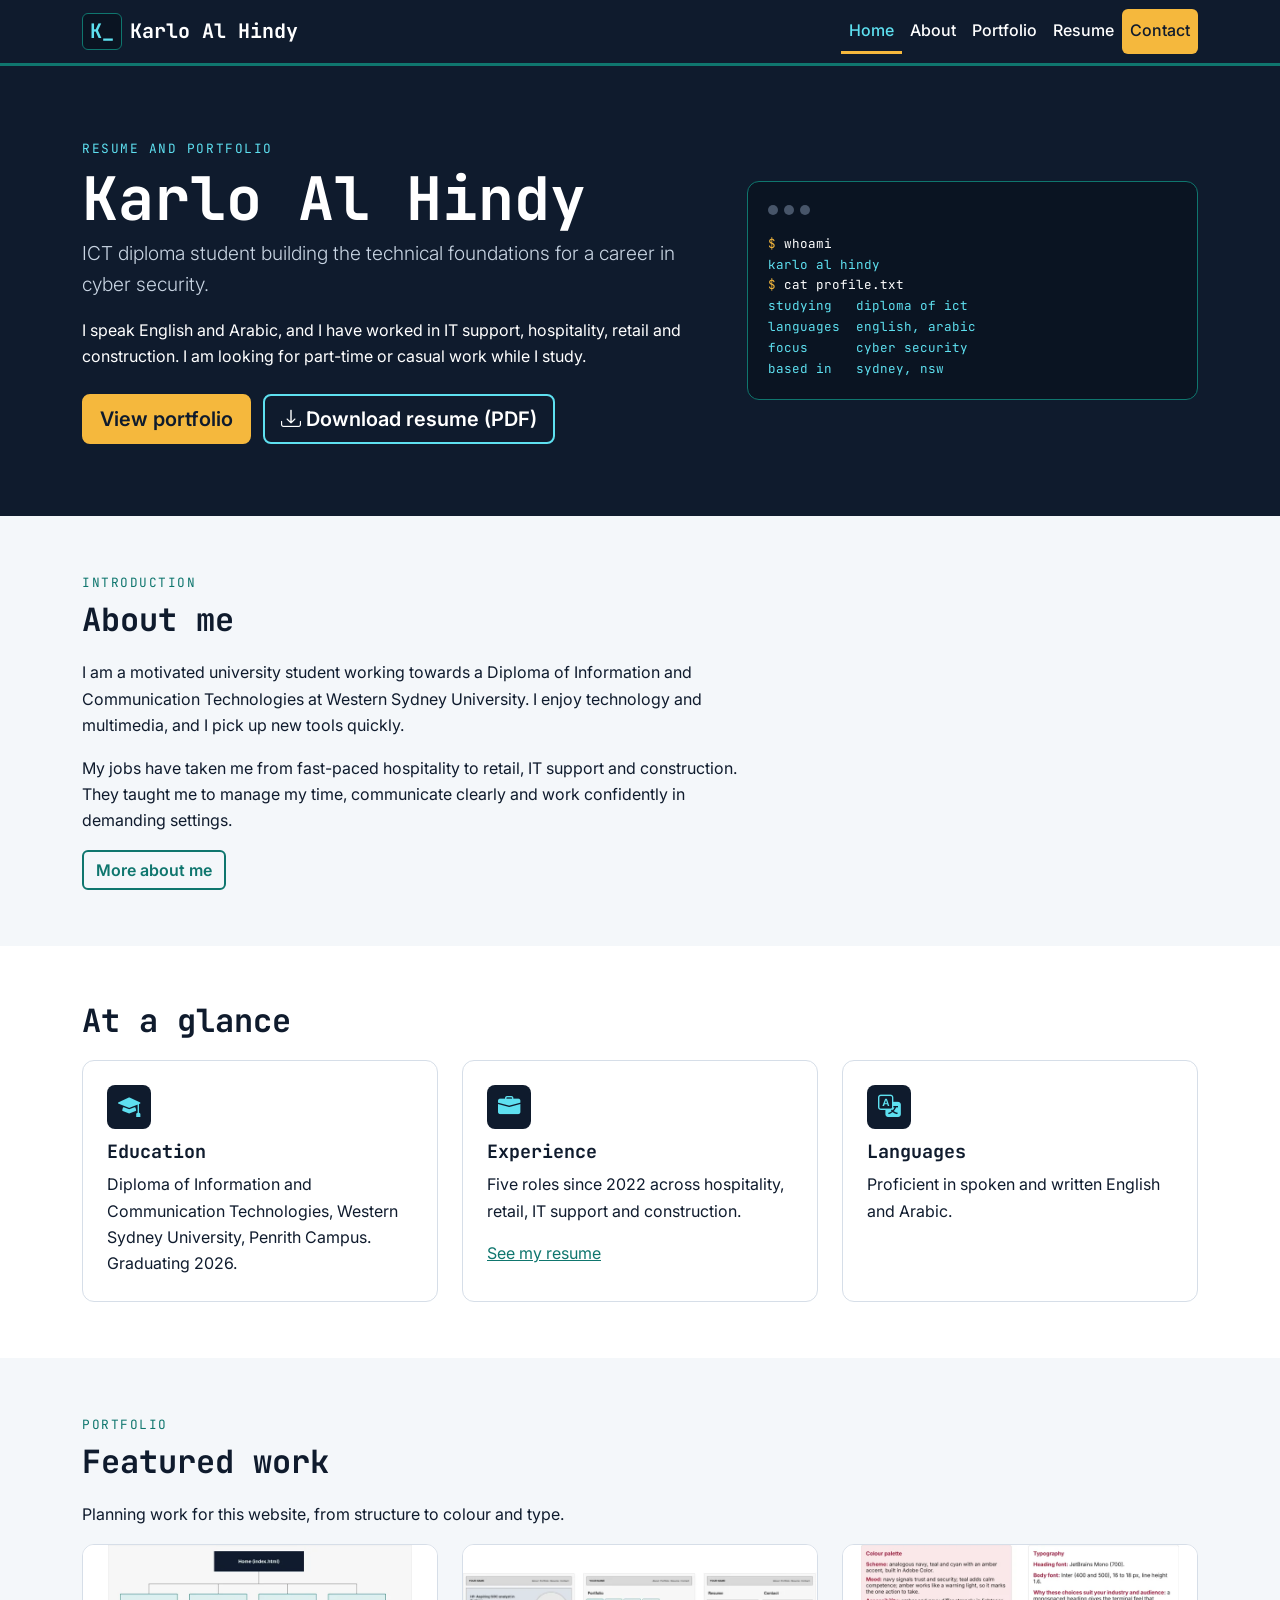
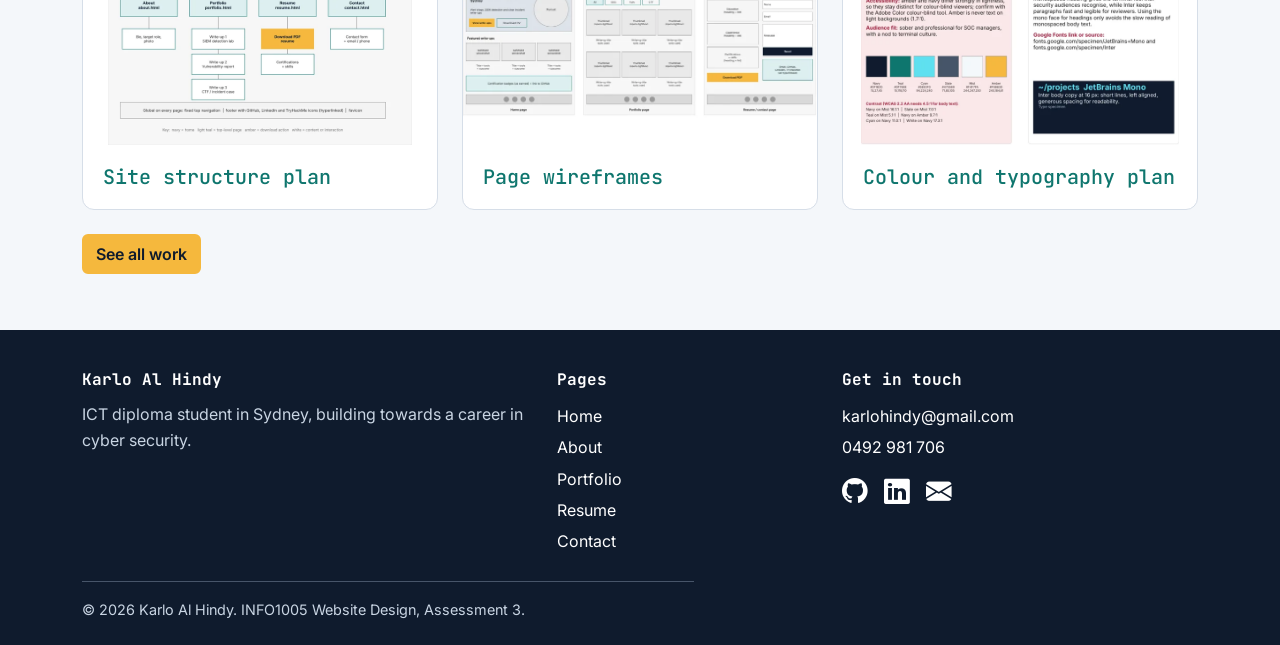
<file: index.html>
<!DOCTYPE html>
<html lang="en-AU">
<head>
  <meta charset="utf-8">
  <meta name="viewport" content="width=device-width, initial-scale=1">
  <title>Home | Karlo Al Hindy, ICT Student</title>
  <meta name="description" content="Karlo Al Hindy is an ICT diploma student in Sydney building towards a career in cyber security. Resume, skills and portfolio.">
  <meta name="author" content="Karlo Al Hindy">
  <meta name="theme-color" content="#0f1b2d">

  <!-- Google Fonts: JetBrains Mono for headings, Inter for body text.
       The same link is used on every page. -->
  <link rel="preconnect" href="https://fonts.googleapis.com">
  <link rel="preconnect" href="https://fonts.gstatic.com" crossorigin>
  <link href="https://fonts.googleapis.com/css2?family=Inter:wght@400;500;600&amp;family=JetBrains+Mono:wght@500;700&amp;display=swap" rel="stylesheet">

  <!-- Favicon set (made with favicon.io style files, kept in the favicon folder) -->
  <link rel="apple-touch-icon" sizes="180x180" href="favicon/apple-touch-icon.png">
  <link rel="icon" type="image/png" sizes="32x32" href="favicon/favicon-32x32.png">
  <link rel="icon" type="image/png" sizes="16x16" href="favicon/favicon-16x16.png">
  <link rel="manifest" href="favicon/site.webmanifest">

  <!-- Bootstrap 5.3 and Bootstrap Icons (loaded from a CDN, with integrity checks) -->
  <link href="https://cdn.jsdelivr.net/npm/bootstrap@5.3.8/dist/css/bootstrap.min.css" rel="stylesheet" integrity="sha384-sRIl4kxILFvY47J16cr9ZwB07vP4J8+LH7qKQnuqkuIAvNWLzeN8tE5YBujZqJLB" crossorigin="anonymous">
  <link href="https://cdn.jsdelivr.net/npm/bootstrap-icons@1.11.3/font/bootstrap-icons.min.css" rel="stylesheet" integrity="sha384-XGjxtQfXaH2tnPFa9x+ruJTuLE3Aa6LhHSWRr1XeTyhezb4abCG4ccI5AkVDxqC+" crossorigin="anonymous">

  <!-- Custom CSS comes AFTER Bootstrap so it can override it -->
  <link href="css/custom.css" rel="stylesheet">
</head>
<body>
  <a class="skip-link" href="#main">Skip to main content</a>

  <!-- NAVIGATION 1 of 2: sticky top menu, identical on every page.
       data-bs-theme="dark" makes Bootstrap draw the mobile menu icon in white. -->
  <nav class="navbar navbar-expand-lg sticky-top site-nav" data-bs-theme="dark" aria-label="Main navigation">
    <div class="container">
      <a class="navbar-brand" href="index.html"><span class="brand-mark" aria-hidden="true">K_</span>Karlo Al Hindy</a>
      <button class="navbar-toggler" type="button" data-bs-toggle="collapse" data-bs-target="#mainMenu"
              aria-controls="mainMenu" aria-expanded="false" aria-label="Toggle navigation">
        <span class="navbar-toggler-icon"></span>
      </button>
      <div class="collapse navbar-collapse" id="mainMenu">
        <ul class="navbar-nav ms-auto align-items-lg-center">
          <li class="nav-item"><a class="nav-link active" href="index.html" aria-current="page">Home</a></li>
          <li class="nav-item"><a class="nav-link" href="about.html">About</a></li>
          <li class="nav-item"><a class="nav-link" href="portfolio.html">Portfolio</a></li>
          <li class="nav-item"><a class="nav-link" href="resume.html">Resume</a></li>
          <li class="nav-item"><a class="nav-link nav-cta" href="contact.html">Contact</a></li>
        </ul>
      </div>
    </div>
  </nav>

  <!-- HERO: introduction, two calls to action, and a decorative terminal card -->
  <header class="hero">
    <div class="container">
      <div class="row align-items-center g-4">
        <div class="col-12 col-lg-7">
          <p class="eyebrow">Resume and portfolio</p>
          <h1>Karlo Al Hindy</h1>
          <p class="lead">ICT diploma student building the technical foundations for a career in cyber security.</p>
          <p>I speak English and Arabic, and I have worked in IT support, hospitality, retail and construction. I am looking for part-time or casual work while I study.</p>
          <div class="hero-actions mt-4">
            <a class="btn btn-accent btn-lg" href="portfolio.html">View portfolio</a>
            <a class="btn btn-ghost btn-lg" href="pdf/karlo-al-hindy-resume.pdf" download><i class="bi bi-download" aria-hidden="true"></i> Download resume (PDF)</a>
          </div>
        </div>
        <div class="col-12 col-lg-5">
          <!-- Decorative only: the same facts appear in the page text, so it is hidden from screen readers -->
          <div class="terminal" aria-hidden="true">
            <div class="terminal-dots"><span></span><span></span><span></span></div>
<pre><span class="prompt">$</span> whoami
<span class="out">karlo al hindy</span>
<span class="prompt">$</span> cat profile.txt
<span class="out">studying   diploma of ict
languages  english, arabic
focus      cyber security
based in   sydney, nsw</span></pre>
          </div>
        </div>
      </div>
    </div>
  </header>

  <main id="main">

    <!-- ABOUT ME: short introduction on the landing page -->
    <section class="section" id="about" aria-labelledby="about-heading">
      <div class="container">
        <div class="row">
          <div class="col-12 col-lg-8">
            <p class="eyebrow">Introduction</p>
            <h2 id="about-heading">About me</h2>
            <p>I am a motivated university student working towards a Diploma of Information and Communication Technologies at Western Sydney University. I enjoy technology and multimedia, and I pick up new tools quickly.</p>
            <p>My jobs have taken me from fast-paced hospitality to retail, IT support and construction. They taught me to manage my time, communicate clearly and work confidently in demanding settings.</p>
            <a class="btn btn-outline-teal" href="about.html">More about me</a>
          </div>
        </div>
      </div>
    </section>

    <!-- AT A GLANCE: three short summaries that link into the resume -->
    <section class="section section-white" aria-labelledby="glance-heading">
      <div class="container">
        <h2 id="glance-heading">At a glance</h2>
        <div class="row g-4">
          <div class="col-12 col-md-4">
            <div class="info-card">
              <span class="icon" aria-hidden="true"><i class="bi bi-mortarboard-fill"></i></span>
              <h3>Education</h3>
              <p>Diploma of Information and Communication Technologies, Western Sydney University, Penrith Campus. Graduating 2026.</p>
            </div>
          </div>
          <div class="col-12 col-md-4">
            <div class="info-card">
              <span class="icon" aria-hidden="true"><i class="bi bi-briefcase-fill"></i></span>
              <h3>Experience</h3>
              <p>Five roles since 2022 across hospitality, retail, IT support and construction.</p>
              <a href="resume.html">See my resume</a>
            </div>
          </div>
          <div class="col-12 col-md-4">
            <div class="info-card">
              <span class="icon" aria-hidden="true"><i class="bi bi-translate"></i></span>
              <h3>Languages</h3>
              <p>Proficient in spoken and written English and Arabic.</p>
            </div>
          </div>
        </div>
      </div>
    </section>

    <!-- FEATURED WORK: previews that link to the portfolio page -->
    <section class="section" aria-labelledby="featured-heading">
      <div class="container">
        <p class="eyebrow">Portfolio</p>
        <h2 id="featured-heading">Featured work</h2>
        <p>Planning work for this website, from structure to colour and type.</p>
        <div class="row g-4 mb-4">
          <div class="col-12 col-md-4">
            <a class="work-card text-decoration-none" href="portfolio.html">
              <div class="work-thumb"><img src="images/sitemap-plan-thumb.webp" width="720" height="474" alt="Sitemap diagram: a Home page linking to About, Portfolio, Resume and Contact pages, with a footer shared by every page." loading="lazy"></div>
              <div class="work-body"><h3 class="h5 m-0">Site structure plan</h3></div>
            </a>
          </div>
          <div class="col-12 col-md-4">
            <a class="work-card text-decoration-none" href="portfolio.html">
              <div class="work-thumb"><img src="images/wireframes-plan-thumb.webp" width="720" height="297" alt="Three grey wireframes showing the layout of the home page, the portfolio page and the resume and contact page." loading="lazy"></div>
              <div class="work-body"><h3 class="h5 m-0">Page wireframes</h3></div>
            </a>
          </div>
          <div class="col-12 col-md-4">
            <a class="work-card text-decoration-none" href="portfolio.html">
              <div class="work-thumb"><img src="images/colour-type-plan-thumb.webp" width="720" height="452" alt="Six colour swatches (navy, teal, cyan, slate, mist and amber) with hex codes, plus a sample of JetBrains Mono headings and Inter body text." loading="lazy"></div>
              <div class="work-body"><h3 class="h5 m-0">Colour and typography plan</h3></div>
            </a>
          </div>
        </div>
        <a class="btn btn-accent" href="portfolio.html">See all work</a>
      </div>
    </section>

  </main>

  <!-- NAVIGATION 2 of 2 and social links: the footer repeats the menu and
       lists every way to get in touch. Same on every page. -->
  <footer class="site-footer">
    <div class="container">
      <div class="row g-4">
        <div class="col-12 col-md-5">
          <h2>Karlo Al Hindy</h2>
          <p>ICT diploma student in Sydney, building towards a career in cyber security.</p>
        </div>
        <div class="col-6 col-md-3">
          <h2>Pages</h2>
          <ul class="footer-nav">
            <li><a href="index.html">Home</a></li>
            <li><a href="about.html">About</a></li>
            <li><a href="portfolio.html">Portfolio</a></li>
            <li><a href="resume.html">Resume</a></li>
            <li><a href="contact.html">Contact</a></li>
          </ul>
        </div>
        <div class="col-6 col-md-4">
          <h2>Get in touch</h2>
          <ul class="footer-nav mb-3">
            <li><a href="mailto:karlohindy@gmail.com">karlohindy@gmail.com</a></li>
            <li><a href="tel:+61492981706">0492 981 706</a></li>
          </ul>
          <div class="social-links">
            <a href="https://github.com/Karlo22247698" aria-label="GitHub profile"><i class="bi bi-github" aria-hidden="true"></i></a>
            <a href="https://www.linkedin.com/in/karlo-al-hindy-95a188400/" aria-label="LinkedIn profile"><i class="bi bi-linkedin" aria-hidden="true"></i></a>
            <a href="mailto:karlohindy@gmail.com" aria-label="Email Karlo Al Hindy"><i class="bi bi-envelope-fill" aria-hidden="true"></i></a>
          </div>
        </div>
      </div>
      <p class="footer-base mb-0">&copy; 2026 Karlo Al Hindy. INFO1005 Website Design, Assessment 3.</p>
    </div>
  </footer>

  <!-- Bootstrap JavaScript powers the mobile menu and the lightbox modal -->
  <script src="https://cdn.jsdelivr.net/npm/bootstrap@5.3.8/dist/js/bootstrap.bundle.min.js" integrity="sha384-FKyoEForCGlyvwx9Hj09JcYn3nv7wiPVlz7YYwJrWVcXK/BmnVDxM+D2scQbITxI" crossorigin="anonymous"></script>
</body>
</html>
</file>
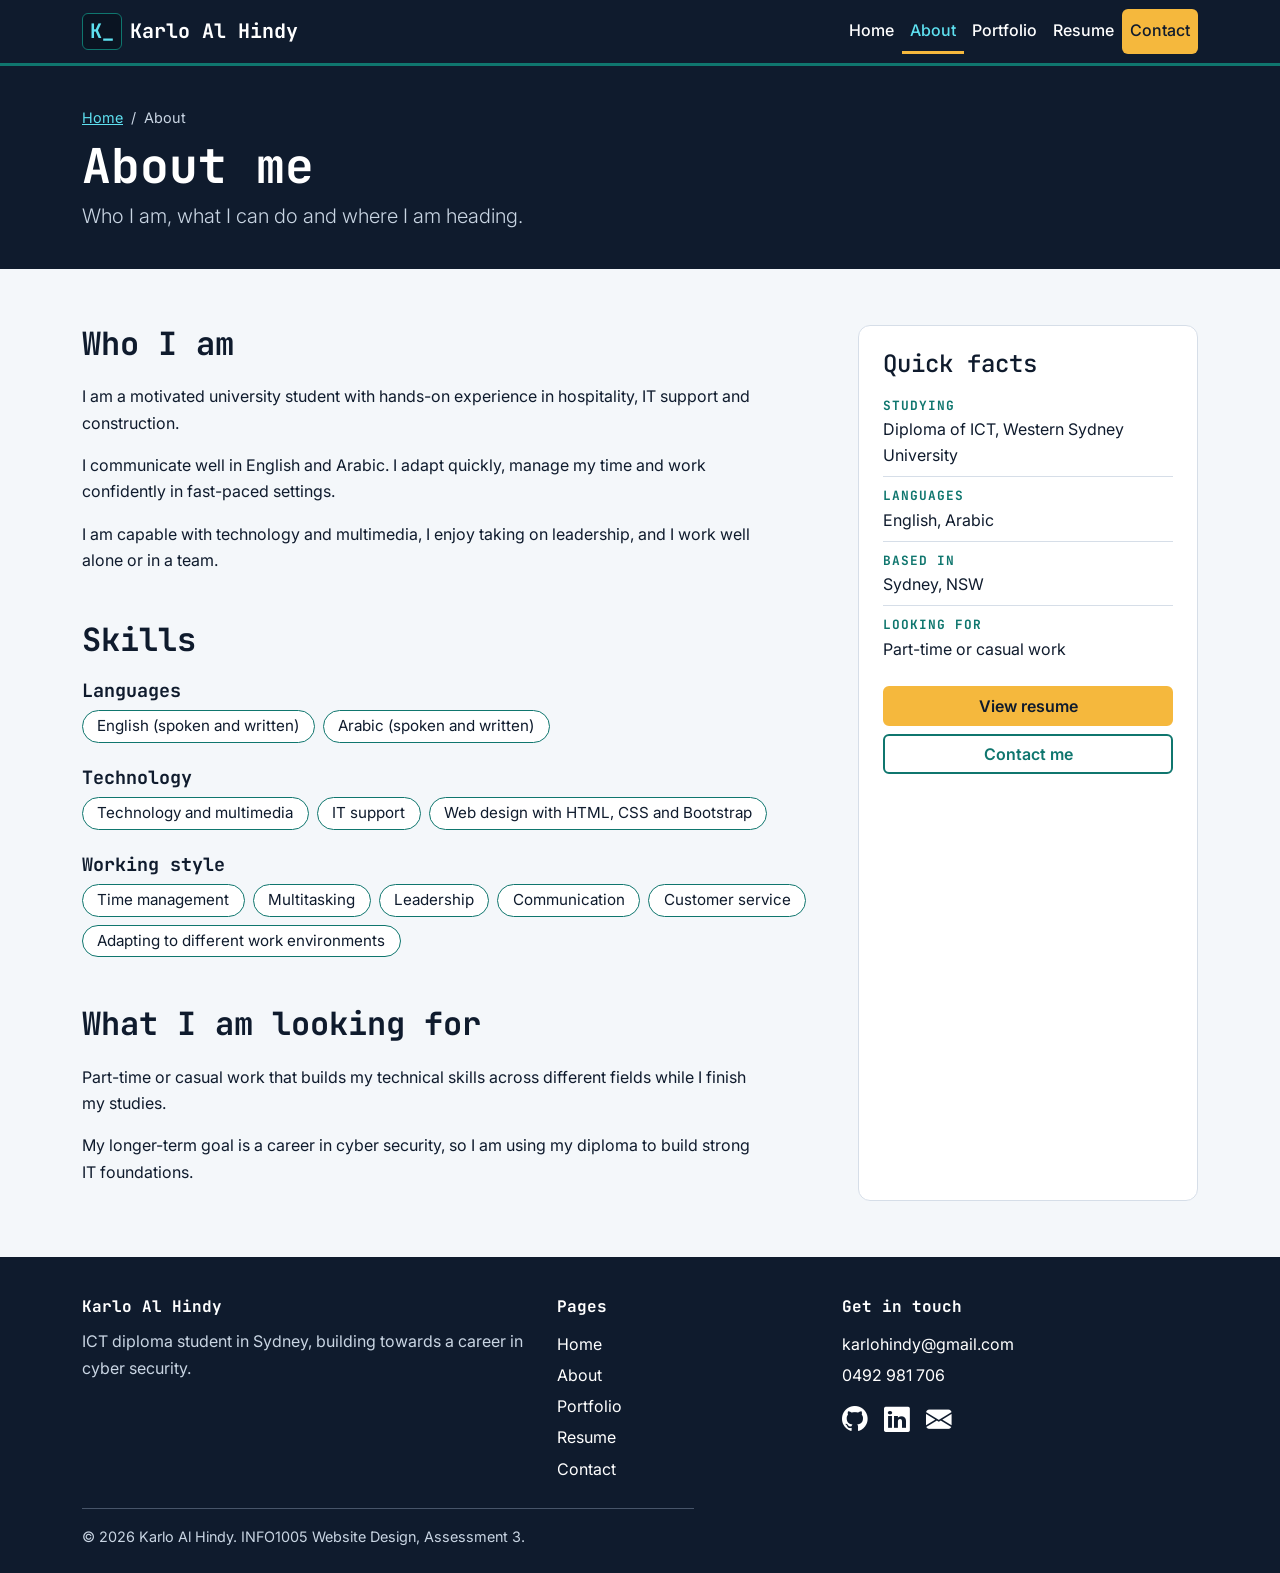
<file: about.html>
<!DOCTYPE html>
<html lang="en-AU">
<head>
  <meta charset="utf-8">
  <meta name="viewport" content="width=device-width, initial-scale=1">
  <title>About | Karlo Al Hindy</title>
  <meta name="description" content="About Karlo Al Hindy: an ICT diploma student in Sydney, his skills, languages and what he is looking for.">
  <meta name="author" content="Karlo Al Hindy">
  <meta name="theme-color" content="#0f1b2d">

  <!-- Google Fonts: JetBrains Mono for headings, Inter for body text.
       The same link is used on every page. -->
  <link rel="preconnect" href="https://fonts.googleapis.com">
  <link rel="preconnect" href="https://fonts.gstatic.com" crossorigin>
  <link href="https://fonts.googleapis.com/css2?family=Inter:wght@400;500;600&amp;family=JetBrains+Mono:wght@500;700&amp;display=swap" rel="stylesheet">

  <!-- Favicon set (made with favicon.io style files, kept in the favicon folder) -->
  <link rel="apple-touch-icon" sizes="180x180" href="favicon/apple-touch-icon.png">
  <link rel="icon" type="image/png" sizes="32x32" href="favicon/favicon-32x32.png">
  <link rel="icon" type="image/png" sizes="16x16" href="favicon/favicon-16x16.png">
  <link rel="manifest" href="favicon/site.webmanifest">

  <!-- Bootstrap 5.3 and Bootstrap Icons (loaded from a CDN, with integrity checks) -->
  <link href="https://cdn.jsdelivr.net/npm/bootstrap@5.3.8/dist/css/bootstrap.min.css" rel="stylesheet" integrity="sha384-sRIl4kxILFvY47J16cr9ZwB07vP4J8+LH7qKQnuqkuIAvNWLzeN8tE5YBujZqJLB" crossorigin="anonymous">
  <link href="https://cdn.jsdelivr.net/npm/bootstrap-icons@1.11.3/font/bootstrap-icons.min.css" rel="stylesheet" integrity="sha384-XGjxtQfXaH2tnPFa9x+ruJTuLE3Aa6LhHSWRr1XeTyhezb4abCG4ccI5AkVDxqC+" crossorigin="anonymous">

  <!-- Custom CSS comes AFTER Bootstrap so it can override it -->
  <link href="css/custom.css" rel="stylesheet">
</head>
<body>
  <a class="skip-link" href="#main">Skip to main content</a>

  <!-- NAVIGATION 1 of 2: sticky top menu, identical on every page.
       data-bs-theme="dark" makes Bootstrap draw the mobile menu icon in white. -->
  <nav class="navbar navbar-expand-lg sticky-top site-nav" data-bs-theme="dark" aria-label="Main navigation">
    <div class="container">
      <a class="navbar-brand" href="index.html"><span class="brand-mark" aria-hidden="true">K_</span>Karlo Al Hindy</a>
      <button class="navbar-toggler" type="button" data-bs-toggle="collapse" data-bs-target="#mainMenu"
              aria-controls="mainMenu" aria-expanded="false" aria-label="Toggle navigation">
        <span class="navbar-toggler-icon"></span>
      </button>
      <div class="collapse navbar-collapse" id="mainMenu">
        <ul class="navbar-nav ms-auto align-items-lg-center">
          <li class="nav-item"><a class="nav-link" href="index.html">Home</a></li>
          <li class="nav-item"><a class="nav-link active" href="about.html" aria-current="page">About</a></li>
          <li class="nav-item"><a class="nav-link" href="portfolio.html">Portfolio</a></li>
          <li class="nav-item"><a class="nav-link" href="resume.html">Resume</a></li>
          <li class="nav-item"><a class="nav-link nav-cta" href="contact.html">Contact</a></li>
        </ul>
      </div>
    </div>
  </nav>

  <!-- Page header with breadcrumb (a third way to move around the site) -->
  <header class="page-header">
    <div class="container">
      <nav aria-label="Breadcrumb">
        <ol class="breadcrumb">
          <li class="breadcrumb-item"><a href="index.html">Home</a></li>
          <li class="breadcrumb-item active" aria-current="page">About</li>
        </ol>
      </nav>
      <h1>About me</h1>
      <p class="lead">Who I am, what I can do and where I am heading.</p>
    </div>
  </header>

  <main id="main">
    <div class="section">
      <div class="container">
        <div class="row gx-3 gx-lg-5 gy-5">

          <div class="col-12 col-lg-8">
            <section aria-labelledby="who-heading">
              <h2 id="who-heading">Who I am</h2>
              <p>I am a motivated university student with hands-on experience in hospitality, IT support and construction.</p>
              <p>I communicate well in English and Arabic. I adapt quickly, manage my time and work confidently in fast-paced settings.</p>
              <p>I am capable with technology and multimedia, I enjoy taking on leadership, and I work well alone or in a team.</p>
            </section>

            <section class="mt-5" aria-labelledby="skills-heading">
              <h2 id="skills-heading">Skills</h2>
        <div class="skill-group">
          <h3>Languages</h3>
          <ul class="skill-list">
            <li>English (spoken and written)</li>
            <li>Arabic (spoken and written)</li>
          </ul>
        </div>
        <div class="skill-group">
          <h3>Technology</h3>
          <ul class="skill-list">
            <li>Technology and multimedia</li>
            <li>IT support</li>
            <li>Web design with HTML, CSS and Bootstrap</li>
          </ul>
        </div>
        <div class="skill-group">
          <h3>Working style</h3>
          <ul class="skill-list">
            <li>Time management</li>
            <li>Multitasking</li>
            <li>Leadership</li>
            <li>Communication</li>
            <li>Customer service</li>
            <li>Adapting to different work environments</li>
          </ul>
        </div>
            </section>

            <section class="mt-5" aria-labelledby="looking-heading">
              <h2 id="looking-heading">What I am looking for</h2>
              <p>Part-time or casual work that builds my technical skills across different fields while I finish my studies.</p>
              <p>My longer-term goal is a career in cyber security, so I am using my diploma to build strong IT foundations.</p>
            </section>
          </div>

          <!-- Quick facts panel. It stays in view while scrolling on desktop only. -->
          <aside class="col-12 col-lg-4" aria-label="Quick facts">
            <div class="info-card sticky-panel">
              <h2 class="h4">Quick facts</h2>
              <ul class="fact-list">
                <li><strong>Studying</strong>Diploma of ICT, Western Sydney University</li>
                <li><strong>Languages</strong>English, Arabic</li>
                <li><strong>Based in</strong>Sydney, NSW</li>
                <li><strong>Looking for</strong>Part-time or casual work</li>
              </ul>
              <div class="d-grid gap-2 mt-3">
                <a class="btn btn-accent" href="resume.html">View resume</a>
                <a class="btn btn-outline-teal" href="contact.html">Contact me</a>
              </div>
            </div>
          </aside>

        </div>
      </div>
    </div>
  </main>

  <!-- NAVIGATION 2 of 2 and social links: the footer repeats the menu and
       lists every way to get in touch. Same on every page. -->
  <footer class="site-footer">
    <div class="container">
      <div class="row g-4">
        <div class="col-12 col-md-5">
          <h2>Karlo Al Hindy</h2>
          <p>ICT diploma student in Sydney, building towards a career in cyber security.</p>
        </div>
        <div class="col-6 col-md-3">
          <h2>Pages</h2>
          <ul class="footer-nav">
            <li><a href="index.html">Home</a></li>
            <li><a href="about.html">About</a></li>
            <li><a href="portfolio.html">Portfolio</a></li>
            <li><a href="resume.html">Resume</a></li>
            <li><a href="contact.html">Contact</a></li>
          </ul>
        </div>
        <div class="col-6 col-md-4">
          <h2>Get in touch</h2>
          <ul class="footer-nav mb-3">
            <li><a href="mailto:karlohindy@gmail.com">karlohindy@gmail.com</a></li>
            <li><a href="tel:+61492981706">0492 981 706</a></li>
          </ul>
          <div class="social-links">
            <a href="https://github.com/Karlo22247698" aria-label="GitHub profile"><i class="bi bi-github" aria-hidden="true"></i></a>
            <a href="https://www.linkedin.com/in/karlo-al-hindy-95a188400/" aria-label="LinkedIn profile"><i class="bi bi-linkedin" aria-hidden="true"></i></a>
            <a href="mailto:karlohindy@gmail.com" aria-label="Email Karlo Al Hindy"><i class="bi bi-envelope-fill" aria-hidden="true"></i></a>
          </div>
        </div>
      </div>
      <p class="footer-base mb-0">&copy; 2026 Karlo Al Hindy. INFO1005 Website Design, Assessment 3.</p>
    </div>
  </footer>

  <!-- Bootstrap JavaScript powers the mobile menu and the lightbox modal -->
  <script src="https://cdn.jsdelivr.net/npm/bootstrap@5.3.8/dist/js/bootstrap.bundle.min.js" integrity="sha384-FKyoEForCGlyvwx9Hj09JcYn3nv7wiPVlz7YYwJrWVcXK/BmnVDxM+D2scQbITxI" crossorigin="anonymous"></script>
</body>
</html>
</file>
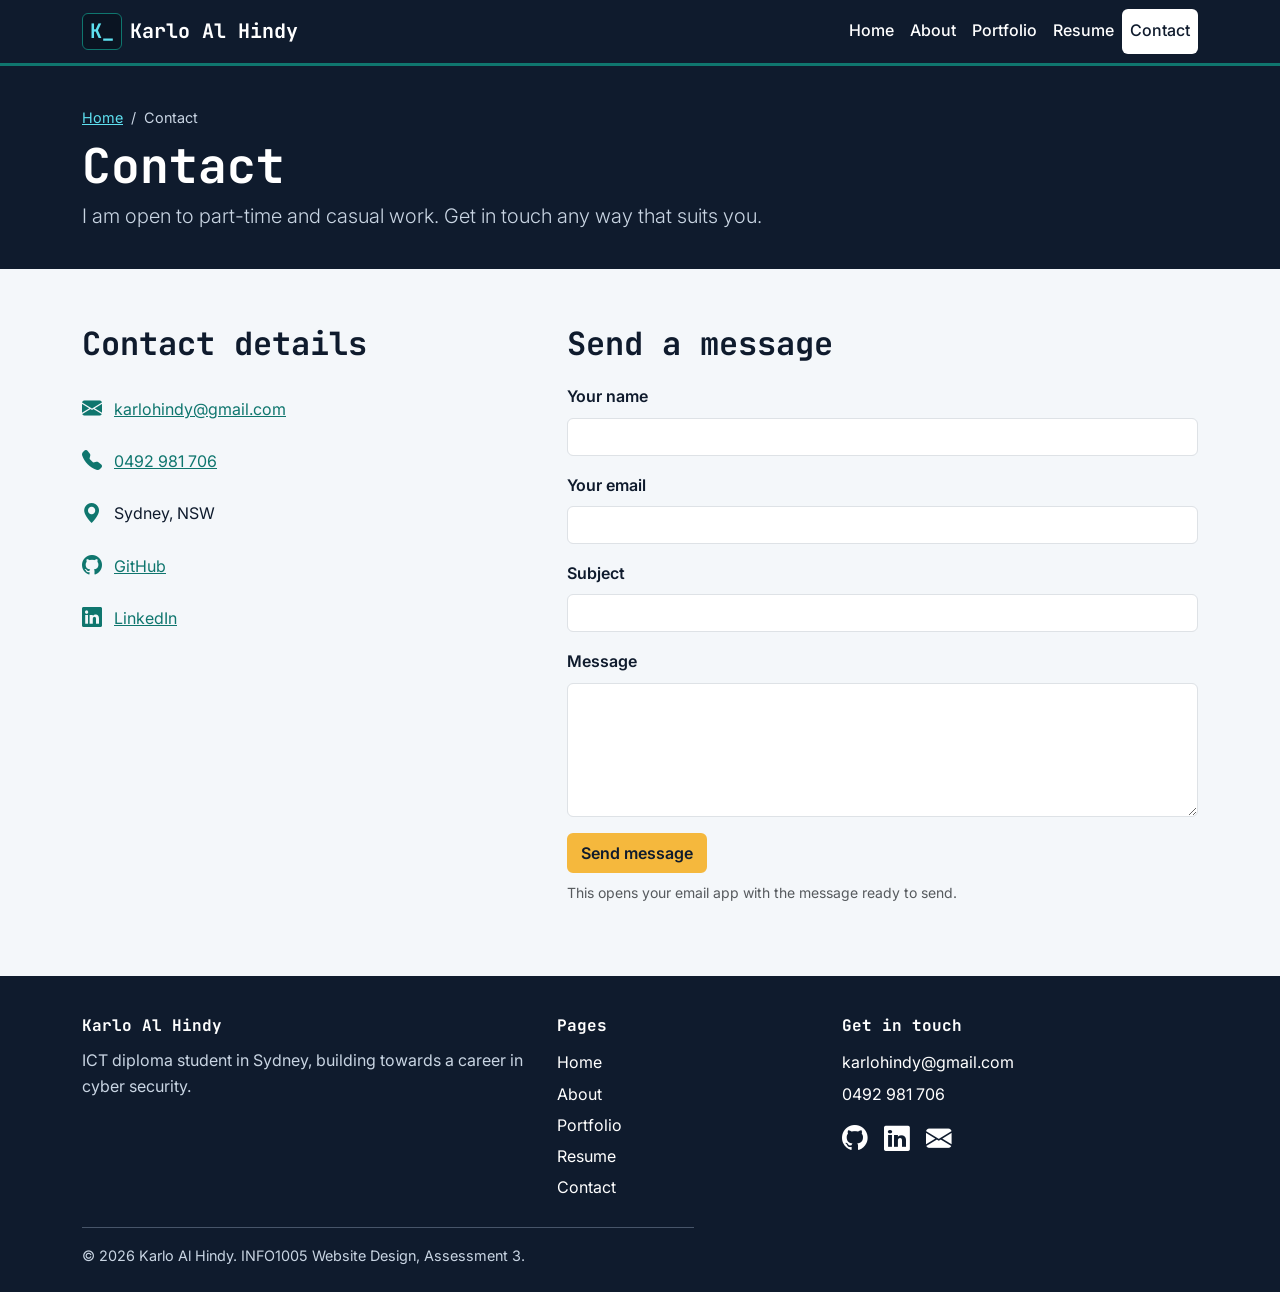
<file: contact.html>
<!DOCTYPE html>
<html lang="en-AU">
<head>
  <meta charset="utf-8">
  <meta name="viewport" content="width=device-width, initial-scale=1">
  <title>Contact | Karlo Al Hindy</title>
  <meta name="description" content="Contact Karlo Al Hindy by email, phone or the contact form. Open to part-time and casual work.">
  <meta name="author" content="Karlo Al Hindy">
  <meta name="theme-color" content="#0f1b2d">

  <!-- Google Fonts: JetBrains Mono for headings, Inter for body text.
       The same link is used on every page. -->
  <link rel="preconnect" href="https://fonts.googleapis.com">
  <link rel="preconnect" href="https://fonts.gstatic.com" crossorigin>
  <link href="https://fonts.googleapis.com/css2?family=Inter:wght@400;500;600&amp;family=JetBrains+Mono:wght@500;700&amp;display=swap" rel="stylesheet">

  <!-- Favicon set (made with favicon.io style files, kept in the favicon folder) -->
  <link rel="apple-touch-icon" sizes="180x180" href="favicon/apple-touch-icon.png">
  <link rel="icon" type="image/png" sizes="32x32" href="favicon/favicon-32x32.png">
  <link rel="icon" type="image/png" sizes="16x16" href="favicon/favicon-16x16.png">
  <link rel="manifest" href="favicon/site.webmanifest">

  <!-- Bootstrap 5.3 and Bootstrap Icons (loaded from a CDN, with integrity checks) -->
  <link href="https://cdn.jsdelivr.net/npm/bootstrap@5.3.8/dist/css/bootstrap.min.css" rel="stylesheet" integrity="sha384-sRIl4kxILFvY47J16cr9ZwB07vP4J8+LH7qKQnuqkuIAvNWLzeN8tE5YBujZqJLB" crossorigin="anonymous">
  <link href="https://cdn.jsdelivr.net/npm/bootstrap-icons@1.11.3/font/bootstrap-icons.min.css" rel="stylesheet" integrity="sha384-XGjxtQfXaH2tnPFa9x+ruJTuLE3Aa6LhHSWRr1XeTyhezb4abCG4ccI5AkVDxqC+" crossorigin="anonymous">

  <!-- Custom CSS comes AFTER Bootstrap so it can override it -->
  <link href="css/custom.css" rel="stylesheet">
</head>
<body>
  <a class="skip-link" href="#main">Skip to main content</a>

  <!-- NAVIGATION 1 of 2: sticky top menu, identical on every page.
       data-bs-theme="dark" makes Bootstrap draw the mobile menu icon in white. -->
  <nav class="navbar navbar-expand-lg sticky-top site-nav" data-bs-theme="dark" aria-label="Main navigation">
    <div class="container">
      <a class="navbar-brand" href="index.html"><span class="brand-mark" aria-hidden="true">K_</span>Karlo Al Hindy</a>
      <button class="navbar-toggler" type="button" data-bs-toggle="collapse" data-bs-target="#mainMenu"
              aria-controls="mainMenu" aria-expanded="false" aria-label="Toggle navigation">
        <span class="navbar-toggler-icon"></span>
      </button>
      <div class="collapse navbar-collapse" id="mainMenu">
        <ul class="navbar-nav ms-auto align-items-lg-center">
          <li class="nav-item"><a class="nav-link" href="index.html">Home</a></li>
          <li class="nav-item"><a class="nav-link" href="about.html">About</a></li>
          <li class="nav-item"><a class="nav-link" href="portfolio.html">Portfolio</a></li>
          <li class="nav-item"><a class="nav-link" href="resume.html">Resume</a></li>
          <li class="nav-item"><a class="nav-link nav-cta active" href="contact.html" aria-current="page">Contact</a></li>
        </ul>
      </div>
    </div>
  </nav>

  <!-- Page header with breadcrumb (a third way to move around the site) -->
  <header class="page-header">
    <div class="container">
      <nav aria-label="Breadcrumb">
        <ol class="breadcrumb">
          <li class="breadcrumb-item"><a href="index.html">Home</a></li>
          <li class="breadcrumb-item active" aria-current="page">Contact</li>
        </ol>
      </nav>
      <h1>Contact</h1>
      <p class="lead">I am open to part-time and casual work. Get in touch any way that suits you.</p>
    </div>
  </header>

  <main id="main">
    <div class="section">
      <div class="container">
        <div class="row gx-3 gx-lg-5 gy-5">

          <!-- Contact techniques 1 and 2: direct links -->
          <section class="col-12 col-lg-5" aria-labelledby="details-heading">
            <h2 id="details-heading">Contact details</h2>
            <ul class="contact-list">
              <li><i class="bi bi-envelope-fill" aria-hidden="true"></i> <a href="mailto:karlohindy@gmail.com">karlohindy@gmail.com</a></li>
              <li><i class="bi bi-telephone-fill" aria-hidden="true"></i> <a href="tel:+61492981706">0492 981 706</a></li>
              <li><i class="bi bi-geo-alt-fill" aria-hidden="true"></i> Sydney, NSW</li>
              <li><i class="bi bi-github" aria-hidden="true"></i> <a href="https://github.com/Karlo22247698">GitHub</a></li>
              <li><i class="bi bi-linkedin" aria-hidden="true"></i> <a href="https://www.linkedin.com/in/karlo-al-hindy-95a188400/">LinkedIn</a></li>
            </ul>
          </section>

          <!-- Contact technique 3: a form. This is a static site, so the form opens the
               visitor's email app with the message filled in (mailto). -->
          <section class="col-12 col-lg-7" aria-labelledby="form-heading">
            <h2 id="form-heading">Send a message</h2>
            <form action="mailto:karlohindy@gmail.com" method="post" enctype="text/plain">
              <div class="mb-3">
                <label class="form-label" for="contact-name">Your name</label>
                <input class="form-control" type="text" id="contact-name" name="name" autocomplete="name" required>
              </div>
              <div class="mb-3">
                <label class="form-label" for="contact-email">Your email</label>
                <input class="form-control" type="email" id="contact-email" name="email" autocomplete="email" required>
              </div>
              <div class="mb-3">
                <label class="form-label" for="contact-subject">Subject</label>
                <input class="form-control" type="text" id="contact-subject" name="subject">
              </div>
              <div class="mb-3">
                <label class="form-label" for="contact-message">Message</label>
                <textarea class="form-control" id="contact-message" name="message" rows="5" required></textarea>
              </div>
              <button class="btn btn-accent" type="submit">Send message</button>
              <p class="form-text mt-2">This opens your email app with the message ready to send.</p>
            </form>
          </section>

        </div>
      </div>
    </div>
  </main>

  <!-- NAVIGATION 2 of 2 and social links: the footer repeats the menu and
       lists every way to get in touch. Same on every page. -->
  <footer class="site-footer">
    <div class="container">
      <div class="row g-4">
        <div class="col-12 col-md-5">
          <h2>Karlo Al Hindy</h2>
          <p>ICT diploma student in Sydney, building towards a career in cyber security.</p>
        </div>
        <div class="col-6 col-md-3">
          <h2>Pages</h2>
          <ul class="footer-nav">
            <li><a href="index.html">Home</a></li>
            <li><a href="about.html">About</a></li>
            <li><a href="portfolio.html">Portfolio</a></li>
            <li><a href="resume.html">Resume</a></li>
            <li><a href="contact.html">Contact</a></li>
          </ul>
        </div>
        <div class="col-6 col-md-4">
          <h2>Get in touch</h2>
          <ul class="footer-nav mb-3">
            <li><a href="mailto:karlohindy@gmail.com">karlohindy@gmail.com</a></li>
            <li><a href="tel:+61492981706">0492 981 706</a></li>
          </ul>
          <div class="social-links">
            <a href="https://github.com/Karlo22247698" aria-label="GitHub profile"><i class="bi bi-github" aria-hidden="true"></i></a>
            <a href="https://www.linkedin.com/in/karlo-al-hindy-95a188400/" aria-label="LinkedIn profile"><i class="bi bi-linkedin" aria-hidden="true"></i></a>
            <a href="mailto:karlohindy@gmail.com" aria-label="Email Karlo Al Hindy"><i class="bi bi-envelope-fill" aria-hidden="true"></i></a>
          </div>
        </div>
      </div>
      <p class="footer-base mb-0">&copy; 2026 Karlo Al Hindy. INFO1005 Website Design, Assessment 3.</p>
    </div>
  </footer>

  <!-- Bootstrap JavaScript powers the mobile menu and the lightbox modal -->
  <script src="https://cdn.jsdelivr.net/npm/bootstrap@5.3.8/dist/js/bootstrap.bundle.min.js" integrity="sha384-FKyoEForCGlyvwx9Hj09JcYn3nv7wiPVlz7YYwJrWVcXK/BmnVDxM+D2scQbITxI" crossorigin="anonymous"></script>
</body>
</html>
</file>
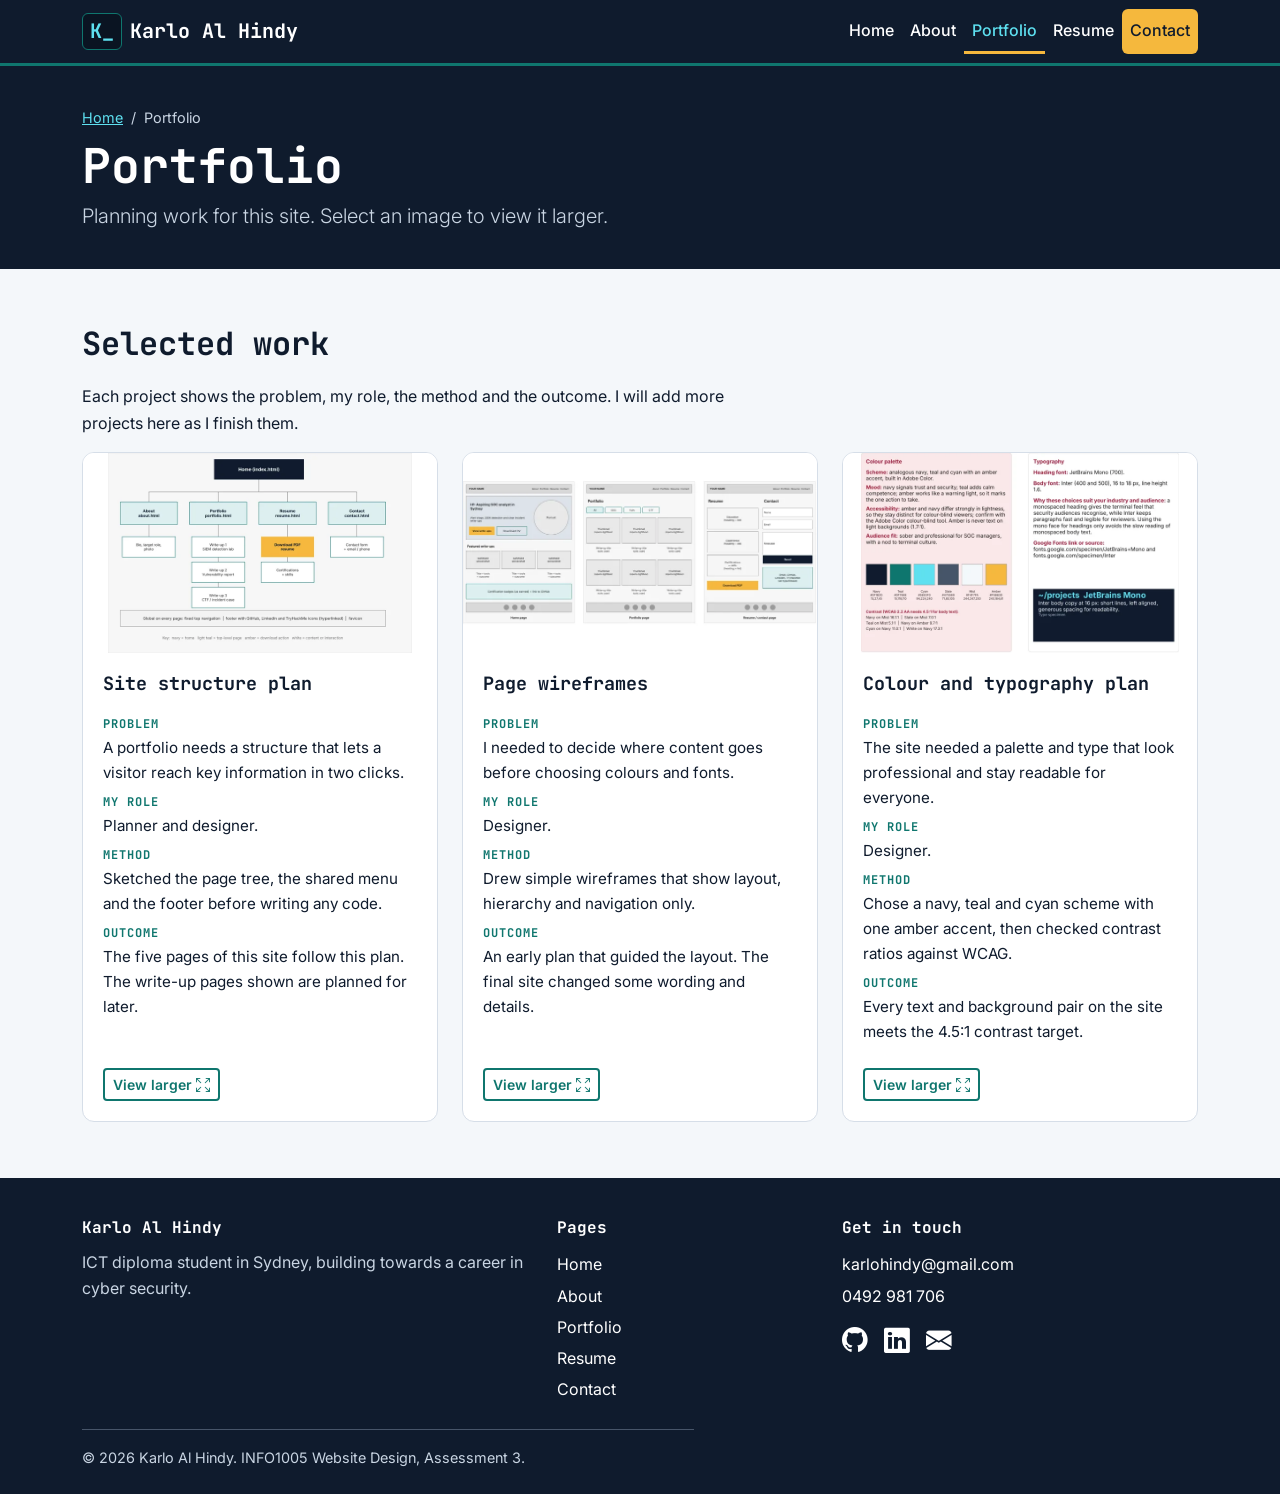
<file: portfolio.html>
<!DOCTYPE html>
<html lang="en-AU">
<head>
  <meta charset="utf-8">
  <meta name="viewport" content="width=device-width, initial-scale=1">
  <title>Portfolio | Karlo Al Hindy</title>
  <meta name="description" content="Portfolio of Karlo Al Hindy: planning work for this website, including the sitemap, wireframes and colour and type plan.">
  <meta name="author" content="Karlo Al Hindy">
  <meta name="theme-color" content="#0f1b2d">

  <!-- Google Fonts: JetBrains Mono for headings, Inter for body text.
       The same link is used on every page. -->
  <link rel="preconnect" href="https://fonts.googleapis.com">
  <link rel="preconnect" href="https://fonts.gstatic.com" crossorigin>
  <link href="https://fonts.googleapis.com/css2?family=Inter:wght@400;500;600&amp;family=JetBrains+Mono:wght@500;700&amp;display=swap" rel="stylesheet">

  <!-- Favicon set (made with favicon.io style files, kept in the favicon folder) -->
  <link rel="apple-touch-icon" sizes="180x180" href="favicon/apple-touch-icon.png">
  <link rel="icon" type="image/png" sizes="32x32" href="favicon/favicon-32x32.png">
  <link rel="icon" type="image/png" sizes="16x16" href="favicon/favicon-16x16.png">
  <link rel="manifest" href="favicon/site.webmanifest">

  <!-- Bootstrap 5.3 and Bootstrap Icons (loaded from a CDN, with integrity checks) -->
  <link href="https://cdn.jsdelivr.net/npm/bootstrap@5.3.8/dist/css/bootstrap.min.css" rel="stylesheet" integrity="sha384-sRIl4kxILFvY47J16cr9ZwB07vP4J8+LH7qKQnuqkuIAvNWLzeN8tE5YBujZqJLB" crossorigin="anonymous">
  <link href="https://cdn.jsdelivr.net/npm/bootstrap-icons@1.11.3/font/bootstrap-icons.min.css" rel="stylesheet" integrity="sha384-XGjxtQfXaH2tnPFa9x+ruJTuLE3Aa6LhHSWRr1XeTyhezb4abCG4ccI5AkVDxqC+" crossorigin="anonymous">

  <!-- Custom CSS comes AFTER Bootstrap so it can override it -->
  <link href="css/custom.css" rel="stylesheet">
</head>
<body>
  <a class="skip-link" href="#main">Skip to main content</a>

  <!-- NAVIGATION 1 of 2: sticky top menu, identical on every page.
       data-bs-theme="dark" makes Bootstrap draw the mobile menu icon in white. -->
  <nav class="navbar navbar-expand-lg sticky-top site-nav" data-bs-theme="dark" aria-label="Main navigation">
    <div class="container">
      <a class="navbar-brand" href="index.html"><span class="brand-mark" aria-hidden="true">K_</span>Karlo Al Hindy</a>
      <button class="navbar-toggler" type="button" data-bs-toggle="collapse" data-bs-target="#mainMenu"
              aria-controls="mainMenu" aria-expanded="false" aria-label="Toggle navigation">
        <span class="navbar-toggler-icon"></span>
      </button>
      <div class="collapse navbar-collapse" id="mainMenu">
        <ul class="navbar-nav ms-auto align-items-lg-center">
          <li class="nav-item"><a class="nav-link" href="index.html">Home</a></li>
          <li class="nav-item"><a class="nav-link" href="about.html">About</a></li>
          <li class="nav-item"><a class="nav-link active" href="portfolio.html" aria-current="page">Portfolio</a></li>
          <li class="nav-item"><a class="nav-link" href="resume.html">Resume</a></li>
          <li class="nav-item"><a class="nav-link nav-cta" href="contact.html">Contact</a></li>
        </ul>
      </div>
    </div>
  </nav>

  <!-- Page header with breadcrumb (a third way to move around the site) -->
  <header class="page-header">
    <div class="container">
      <nav aria-label="Breadcrumb">
        <ol class="breadcrumb">
          <li class="breadcrumb-item"><a href="index.html">Home</a></li>
          <li class="breadcrumb-item active" aria-current="page">Portfolio</li>
        </ol>
      </nav>
      <h1>Portfolio</h1>
      <p class="lead">Planning work for this site. Select an image to view it larger.</p>
    </div>
  </header>

  <main id="main">
    <section class="section" aria-labelledby="work-heading">
      <div class="container">
        <h2 id="work-heading">Selected work</h2>
        <p>Each project shows the problem, my role, the method and the outcome. I will add more projects here as I finish them.</p>
        <div class="row g-4">
        <div class="col-12 col-md-6 col-xl-4">
          <article class="work-card">
            <!-- The thumbnail is a normal link to the full image, so it still works without JavaScript.
                 js/main.js turns it into a lightbox. -->
            <a class="work-thumb" href="images/sitemap-plan.webp" data-lightbox data-title="Site structure plan">
              <img src="images/sitemap-plan-thumb.webp" width="720" height="474" alt="Sitemap diagram: a Home page linking to About, Portfolio, Resume and Contact pages, with a footer shared by every page." loading="lazy">
            </a>
            <div class="work-body">
              <h3>Site structure plan</h3>
              <dl class="work-facts">
                <dt>Problem</dt><dd>A portfolio needs a structure that lets a visitor reach key information in two clicks.</dd>
                <dt>My role</dt><dd>Planner and designer.</dd>
                <dt>Method</dt><dd>Sketched the page tree, the shared menu and the footer before writing any code.</dd>
                <dt>Outcome</dt><dd>The five pages of this site follow this plan. The write-up pages shown are planned for later.</dd>
              </dl>
              <a class="btn btn-outline-teal btn-sm" href="images/sitemap-plan.webp" data-lightbox data-title="Site structure plan">View larger <i class="bi bi-arrows-fullscreen" aria-hidden="true"></i></a>
            </div>
          </article>
        </div>
        <div class="col-12 col-md-6 col-xl-4">
          <article class="work-card">
            <!-- The thumbnail is a normal link to the full image, so it still works without JavaScript.
                 js/main.js turns it into a lightbox. -->
            <a class="work-thumb" href="images/wireframes-plan.webp" data-lightbox data-title="Page wireframes">
              <img src="images/wireframes-plan-thumb.webp" width="720" height="297" alt="Three grey wireframes showing the layout of the home page, the portfolio page and the resume and contact page." loading="lazy">
            </a>
            <div class="work-body">
              <h3>Page wireframes</h3>
              <dl class="work-facts">
                <dt>Problem</dt><dd>I needed to decide where content goes before choosing colours and fonts.</dd>
                <dt>My role</dt><dd>Designer.</dd>
                <dt>Method</dt><dd>Drew simple wireframes that show layout, hierarchy and navigation only.</dd>
                <dt>Outcome</dt><dd>An early plan that guided the layout. The final site changed some wording and details.</dd>
              </dl>
              <a class="btn btn-outline-teal btn-sm" href="images/wireframes-plan.webp" data-lightbox data-title="Page wireframes">View larger <i class="bi bi-arrows-fullscreen" aria-hidden="true"></i></a>
            </div>
          </article>
        </div>
        <div class="col-12 col-md-6 col-xl-4">
          <article class="work-card">
            <!-- The thumbnail is a normal link to the full image, so it still works without JavaScript.
                 js/main.js turns it into a lightbox. -->
            <a class="work-thumb" href="images/colour-type-plan.webp" data-lightbox data-title="Colour and typography plan">
              <img src="images/colour-type-plan-thumb.webp" width="720" height="452" alt="Six colour swatches (navy, teal, cyan, slate, mist and amber) with hex codes, plus a sample of JetBrains Mono headings and Inter body text." loading="lazy">
            </a>
            <div class="work-body">
              <h3>Colour and typography plan</h3>
              <dl class="work-facts">
                <dt>Problem</dt><dd>The site needed a palette and type that look professional and stay readable for everyone.</dd>
                <dt>My role</dt><dd>Designer.</dd>
                <dt>Method</dt><dd>Chose a navy, teal and cyan scheme with one amber accent, then checked contrast ratios against WCAG.</dd>
                <dt>Outcome</dt><dd>Every text and background pair on the site meets the 4.5:1 contrast target.</dd>
              </dl>
              <a class="btn btn-outline-teal btn-sm" href="images/colour-type-plan.webp" data-lightbox data-title="Colour and typography plan">View larger <i class="bi bi-arrows-fullscreen" aria-hidden="true"></i></a>
            </div>
          </article>
        </div>
        </div>
      </div>
    </section>
  </main>

  <!-- LIGHTBOX: one Bootstrap modal reused for every portfolio image. js/main.js fills it in. -->
  <div class="modal fade" id="lightbox" tabindex="-1" role="dialog" aria-labelledby="lightbox-title" aria-hidden="true">
    <div class="modal-dialog modal-xl modal-dialog-centered">
      <div class="modal-content">
        <div class="modal-header">
          <h2 class="modal-title" id="lightbox-title">Project image</h2>
          <button type="button" class="btn-close" data-bs-dismiss="modal" aria-label="Close"></button>
        </div>
        <div class="modal-body text-center">
          <img id="lightbox-img" class="img-fluid lightbox-img" src="images/sitemap-plan.webp" alt="">
        </div>
      </div>
    </div>
  </div>

  <!-- NAVIGATION 2 of 2 and social links: the footer repeats the menu and
       lists every way to get in touch. Same on every page. -->
  <footer class="site-footer">
    <div class="container">
      <div class="row g-4">
        <div class="col-12 col-md-5">
          <h2>Karlo Al Hindy</h2>
          <p>ICT diploma student in Sydney, building towards a career in cyber security.</p>
        </div>
        <div class="col-6 col-md-3">
          <h2>Pages</h2>
          <ul class="footer-nav">
            <li><a href="index.html">Home</a></li>
            <li><a href="about.html">About</a></li>
            <li><a href="portfolio.html">Portfolio</a></li>
            <li><a href="resume.html">Resume</a></li>
            <li><a href="contact.html">Contact</a></li>
          </ul>
        </div>
        <div class="col-6 col-md-4">
          <h2>Get in touch</h2>
          <ul class="footer-nav mb-3">
            <li><a href="mailto:karlohindy@gmail.com">karlohindy@gmail.com</a></li>
            <li><a href="tel:+61492981706">0492 981 706</a></li>
          </ul>
          <div class="social-links">
            <a href="https://github.com/Karlo22247698" aria-label="GitHub profile"><i class="bi bi-github" aria-hidden="true"></i></a>
            <a href="https://www.linkedin.com/in/karlo-al-hindy-95a188400/" aria-label="LinkedIn profile"><i class="bi bi-linkedin" aria-hidden="true"></i></a>
            <a href="mailto:karlohindy@gmail.com" aria-label="Email Karlo Al Hindy"><i class="bi bi-envelope-fill" aria-hidden="true"></i></a>
          </div>
        </div>
      </div>
      <p class="footer-base mb-0">&copy; 2026 Karlo Al Hindy. INFO1005 Website Design, Assessment 3.</p>
    </div>
  </footer>

  <!-- Bootstrap JavaScript powers the mobile menu and the lightbox modal -->
  <script src="https://cdn.jsdelivr.net/npm/bootstrap@5.3.8/dist/js/bootstrap.bundle.min.js" integrity="sha384-FKyoEForCGlyvwx9Hj09JcYn3nv7wiPVlz7YYwJrWVcXK/BmnVDxM+D2scQbITxI" crossorigin="anonymous"></script>
  <script src="js/main.js"></script>
</body>
</html>
</file>
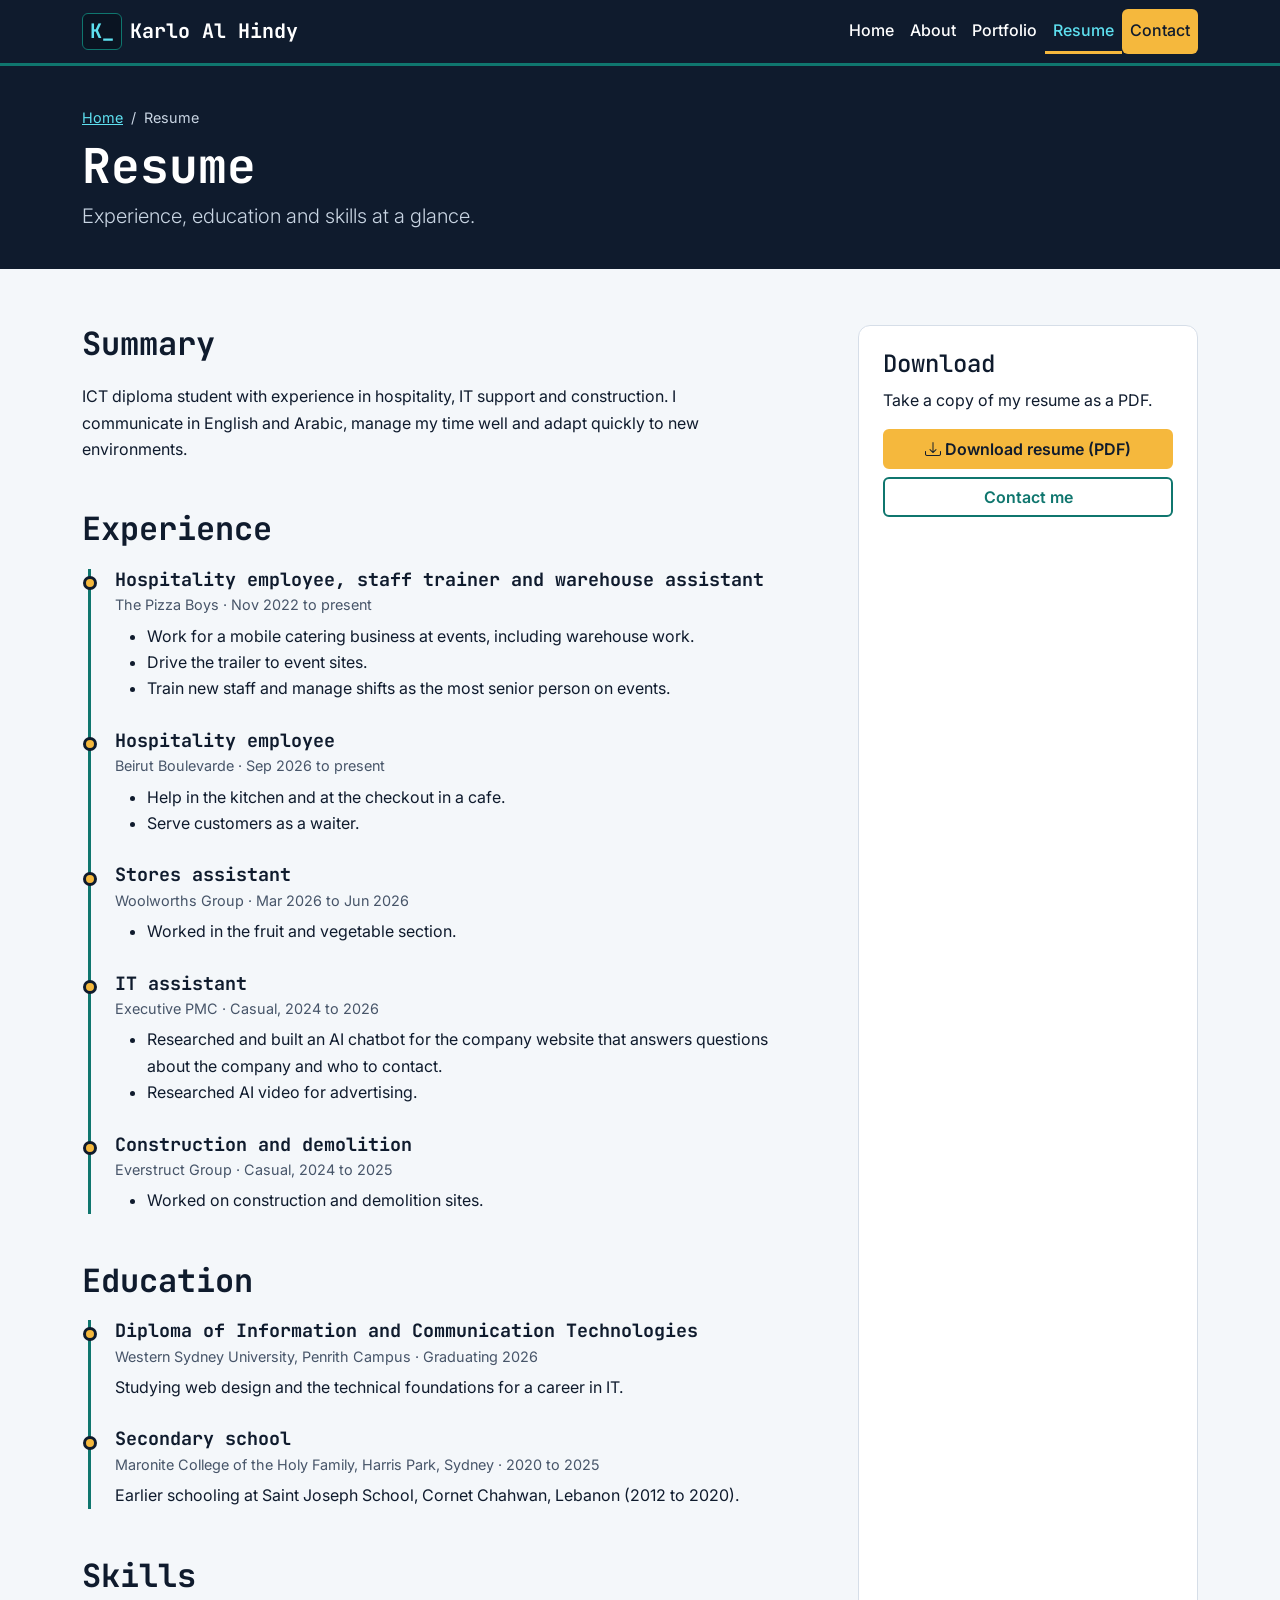
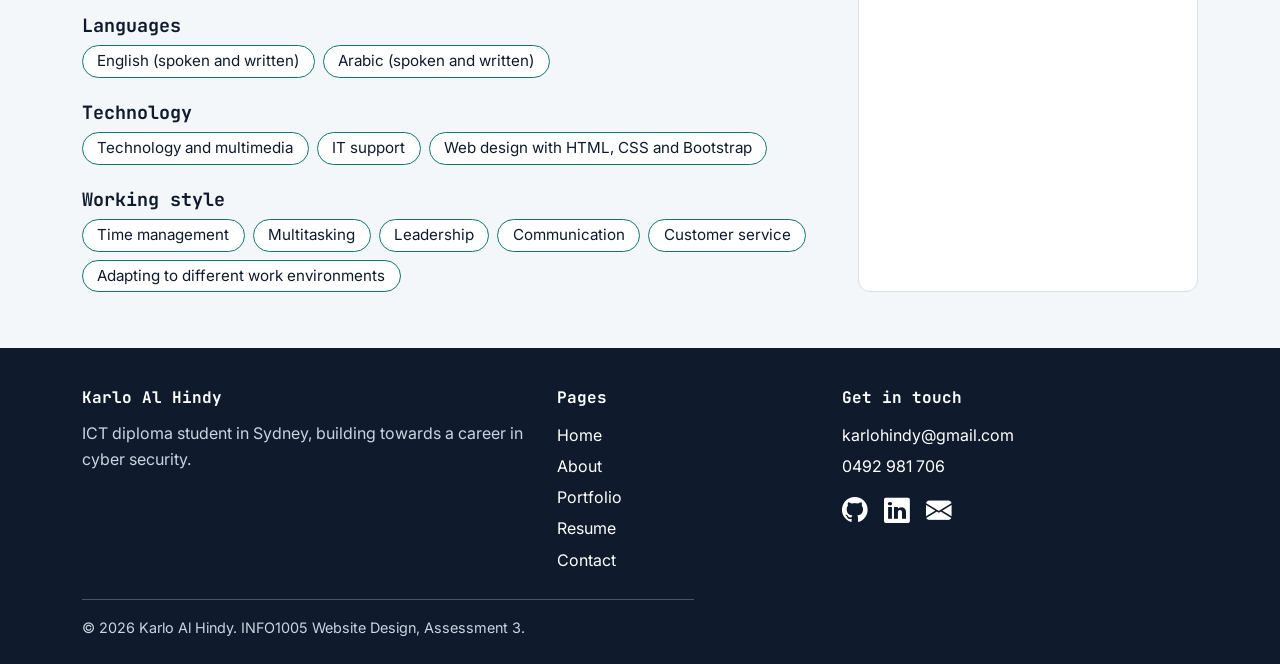
<file: resume.html>
<!DOCTYPE html>
<html lang="en-AU">
<head>
  <meta charset="utf-8">
  <meta name="viewport" content="width=device-width, initial-scale=1">
  <title>Resume | Karlo Al Hindy</title>
  <meta name="description" content="Resume of Karlo Al Hindy: experience, education and skills, with a downloadable PDF.">
  <meta name="author" content="Karlo Al Hindy">
  <meta name="theme-color" content="#0f1b2d">

  <!-- Google Fonts: JetBrains Mono for headings, Inter for body text.
       The same link is used on every page. -->
  <link rel="preconnect" href="https://fonts.googleapis.com">
  <link rel="preconnect" href="https://fonts.gstatic.com" crossorigin>
  <link href="https://fonts.googleapis.com/css2?family=Inter:wght@400;500;600&amp;family=JetBrains+Mono:wght@500;700&amp;display=swap" rel="stylesheet">

  <!-- Favicon set (made with favicon.io style files, kept in the favicon folder) -->
  <link rel="apple-touch-icon" sizes="180x180" href="favicon/apple-touch-icon.png">
  <link rel="icon" type="image/png" sizes="32x32" href="favicon/favicon-32x32.png">
  <link rel="icon" type="image/png" sizes="16x16" href="favicon/favicon-16x16.png">
  <link rel="manifest" href="favicon/site.webmanifest">

  <!-- Bootstrap 5.3 and Bootstrap Icons (loaded from a CDN, with integrity checks) -->
  <link href="https://cdn.jsdelivr.net/npm/bootstrap@5.3.8/dist/css/bootstrap.min.css" rel="stylesheet" integrity="sha384-sRIl4kxILFvY47J16cr9ZwB07vP4J8+LH7qKQnuqkuIAvNWLzeN8tE5YBujZqJLB" crossorigin="anonymous">
  <link href="https://cdn.jsdelivr.net/npm/bootstrap-icons@1.11.3/font/bootstrap-icons.min.css" rel="stylesheet" integrity="sha384-XGjxtQfXaH2tnPFa9x+ruJTuLE3Aa6LhHSWRr1XeTyhezb4abCG4ccI5AkVDxqC+" crossorigin="anonymous">

  <!-- Custom CSS comes AFTER Bootstrap so it can override it -->
  <link href="css/custom.css" rel="stylesheet">
</head>
<body>
  <a class="skip-link" href="#main">Skip to main content</a>

  <!-- NAVIGATION 1 of 2: sticky top menu, identical on every page.
       data-bs-theme="dark" makes Bootstrap draw the mobile menu icon in white. -->
  <nav class="navbar navbar-expand-lg sticky-top site-nav" data-bs-theme="dark" aria-label="Main navigation">
    <div class="container">
      <a class="navbar-brand" href="index.html"><span class="brand-mark" aria-hidden="true">K_</span>Karlo Al Hindy</a>
      <button class="navbar-toggler" type="button" data-bs-toggle="collapse" data-bs-target="#mainMenu"
              aria-controls="mainMenu" aria-expanded="false" aria-label="Toggle navigation">
        <span class="navbar-toggler-icon"></span>
      </button>
      <div class="collapse navbar-collapse" id="mainMenu">
        <ul class="navbar-nav ms-auto align-items-lg-center">
          <li class="nav-item"><a class="nav-link" href="index.html">Home</a></li>
          <li class="nav-item"><a class="nav-link" href="about.html">About</a></li>
          <li class="nav-item"><a class="nav-link" href="portfolio.html">Portfolio</a></li>
          <li class="nav-item"><a class="nav-link active" href="resume.html" aria-current="page">Resume</a></li>
          <li class="nav-item"><a class="nav-link nav-cta" href="contact.html">Contact</a></li>
        </ul>
      </div>
    </div>
  </nav>

  <!-- Page header with breadcrumb (a third way to move around the site) -->
  <header class="page-header">
    <div class="container">
      <nav aria-label="Breadcrumb">
        <ol class="breadcrumb">
          <li class="breadcrumb-item"><a href="index.html">Home</a></li>
          <li class="breadcrumb-item active" aria-current="page">Resume</li>
        </ol>
      </nav>
      <h1>Resume</h1>
      <p class="lead">Experience, education and skills at a glance.</p>
    </div>
  </header>

  <main id="main">
    <div class="section">
      <div class="container">
        <div class="row gx-3 gx-lg-5 gy-5">

          <div class="col-12 col-lg-8">
            <section aria-labelledby="summary-heading">
              <h2 id="summary-heading">Summary</h2>
              <p>ICT diploma student with experience in hospitality, IT support and construction. I communicate in English and Arabic, manage my time well and adapt quickly to new environments.</p>
            </section>

            <section class="mt-5" aria-labelledby="experience-heading">
              <h2 id="experience-heading">Experience</h2>
              <div class="timeline">
            <div class="timeline-item">
              <h3>Hospitality employee, staff trainer and warehouse assistant</h3>
              <p class="timeline-meta">The Pizza Boys &middot; Nov 2022 to present</p>
              <ul><li>Work for a mobile catering business at events, including warehouse work.</li><li>Drive the trailer to event sites.</li><li>Train new staff and manage shifts as the most senior person on events.</li></ul>
            </div>
            <div class="timeline-item">
              <h3>Hospitality employee</h3>
              <p class="timeline-meta">Beirut Boulevarde &middot; Sep 2026 to present</p>
              <ul><li>Help in the kitchen and at the checkout in a cafe.</li><li>Serve customers as a waiter.</li></ul>
            </div>
            <div class="timeline-item">
              <h3>Stores assistant</h3>
              <p class="timeline-meta">Woolworths Group &middot; Mar 2026 to Jun 2026</p>
              <ul><li>Worked in the fruit and vegetable section.</li></ul>
            </div>
            <div class="timeline-item">
              <h3>IT assistant</h3>
              <p class="timeline-meta">Executive PMC &middot; Casual, 2024 to 2026</p>
              <ul><li>Researched and built an AI chatbot for the company website that answers questions about the company and who to contact.</li><li>Researched AI video for advertising.</li></ul>
            </div>
            <div class="timeline-item">
              <h3>Construction and demolition</h3>
              <p class="timeline-meta">Everstruct Group &middot; Casual, 2024 to 2025</p>
              <ul><li>Worked on construction and demolition sites.</li></ul>
            </div>
              </div>
            </section>

            <section class="mt-5" aria-labelledby="education-heading">
              <h2 id="education-heading">Education</h2>
              <div class="timeline">
                <div class="timeline-item">
                  <h3>Diploma of Information and Communication Technologies</h3>
                  <p class="timeline-meta">Western Sydney University, Penrith Campus &middot; Graduating 2026</p>
                  <p>Studying web design and the technical foundations for a career in IT.</p>
                </div>
                <div class="timeline-item">
                  <h3>Secondary school</h3>
                  <p class="timeline-meta">Maronite College of the Holy Family, Harris Park, Sydney &middot; 2020 to 2025</p>
                  <p>Earlier schooling at Saint Joseph School, Cornet Chahwan, Lebanon (2012 to 2020).</p>
                </div>
              </div>
            </section>

            <section class="mt-5" aria-labelledby="skills-heading">
              <h2 id="skills-heading">Skills</h2>
        <div class="skill-group">
          <h3>Languages</h3>
          <ul class="skill-list">
            <li>English (spoken and written)</li>
            <li>Arabic (spoken and written)</li>
          </ul>
        </div>
        <div class="skill-group">
          <h3>Technology</h3>
          <ul class="skill-list">
            <li>Technology and multimedia</li>
            <li>IT support</li>
            <li>Web design with HTML, CSS and Bootstrap</li>
          </ul>
        </div>
        <div class="skill-group">
          <h3>Working style</h3>
          <ul class="skill-list">
            <li>Time management</li>
            <li>Multitasking</li>
            <li>Leadership</li>
            <li>Communication</li>
            <li>Customer service</li>
            <li>Adapting to different work environments</li>
          </ul>
        </div>
            </section>
          </div>

          <aside class="col-12 col-lg-4" aria-label="Download resume">
            <div class="info-card sticky-panel">
              <h2 class="h4">Download</h2>
              <p>Take a copy of my resume as a PDF.</p>
              <div class="d-grid gap-2">
                <a class="btn btn-accent" href="pdf/karlo-al-hindy-resume.pdf" download><i class="bi bi-download" aria-hidden="true"></i> Download resume (PDF)</a>
                <a class="btn btn-outline-teal" href="contact.html">Contact me</a>
              </div>
            </div>
          </aside>

        </div>
      </div>
    </div>
  </main>

  <!-- NAVIGATION 2 of 2 and social links: the footer repeats the menu and
       lists every way to get in touch. Same on every page. -->
  <footer class="site-footer">
    <div class="container">
      <div class="row g-4">
        <div class="col-12 col-md-5">
          <h2>Karlo Al Hindy</h2>
          <p>ICT diploma student in Sydney, building towards a career in cyber security.</p>
        </div>
        <div class="col-6 col-md-3">
          <h2>Pages</h2>
          <ul class="footer-nav">
            <li><a href="index.html">Home</a></li>
            <li><a href="about.html">About</a></li>
            <li><a href="portfolio.html">Portfolio</a></li>
            <li><a href="resume.html">Resume</a></li>
            <li><a href="contact.html">Contact</a></li>
          </ul>
        </div>
        <div class="col-6 col-md-4">
          <h2>Get in touch</h2>
          <ul class="footer-nav mb-3">
            <li><a href="mailto:karlohindy@gmail.com">karlohindy@gmail.com</a></li>
            <li><a href="tel:+61492981706">0492 981 706</a></li>
          </ul>
          <div class="social-links">
            <a href="https://github.com/Karlo22247698" aria-label="GitHub profile"><i class="bi bi-github" aria-hidden="true"></i></a>
            <a href="https://www.linkedin.com/in/karlo-al-hindy-95a188400/" aria-label="LinkedIn profile"><i class="bi bi-linkedin" aria-hidden="true"></i></a>
            <a href="mailto:karlohindy@gmail.com" aria-label="Email Karlo Al Hindy"><i class="bi bi-envelope-fill" aria-hidden="true"></i></a>
          </div>
        </div>
      </div>
      <p class="footer-base mb-0">&copy; 2026 Karlo Al Hindy. INFO1005 Website Design, Assessment 3.</p>
    </div>
  </footer>

  <!-- Bootstrap JavaScript powers the mobile menu and the lightbox modal -->
  <script src="https://cdn.jsdelivr.net/npm/bootstrap@5.3.8/dist/js/bootstrap.bundle.min.js" integrity="sha384-FKyoEForCGlyvwx9Hj09JcYn3nv7wiPVlz7YYwJrWVcXK/BmnVDxM+D2scQbITxI" crossorigin="anonymous"></script>
</body>
</html>
</file>
<file: css/custom.css>
/* =====================================================================
   Karlo Al Hindy | Resume and portfolio
   INFO1005 Website Design, Assessment 3
   Custom CSS. It loads AFTER Bootstrap so these rules can override it.

   CONTENTS
   1. Design tokens (colours, fonts)
   2. Base and typography
   3. Accessibility helpers
   4. Navigation
   5. Hero (home page) and page header (inner pages)
   6. Sections and cards
   7. Resume timeline and skills
   8. Portfolio cards and lightbox
   9. Contact page
   10. Footer
   11. Responsive adjustments (desktop, tablet, phone)
   12. Reduced motion
   ===================================================================== */


/* 1. DESIGN TOKENS
   Palette chosen as navy, teal and cyan (cool, analogous) with one amber
   accent. Contrast ratios (WCAG AA needs 4.5:1 for body text):
   navy on mist 16.1:1, slate on mist 7.0:1, teal on mist 5.1:1,
   navy on amber 9.7:1, cyan on navy 11.0:1, white on navy 17.3:1.
   Amber is never used as text on a light background. */
:root {
  --navy: #0f1b2d;
  --navy-deep: #0a1422;
  --teal: #0f766e;
  --cyan: #5ee0f0;
  --slate: #475569;
  --mist: #f4f7fa;
  --amber: #f5b83d;
  --white: #ffffff;
  --line: #d6dee8;
  --on-navy-soft: #c9d5e3;

  /* Headings use a monospaced face for the terminal feel. Body copy uses a
     screen-friendly sans so paragraphs stay fast to read. */
  --heading-font: 'JetBrains Mono', 'Courier New', monospace;
  --body-font: 'Inter', Arial, sans-serif;
}


/* 2. BASE AND TYPOGRAPHY */
html {
  scroll-behavior: smooth;
  scroll-padding-top: 5rem; /* stops the sticky navbar covering anchor targets */
}

body {
  font-family: var(--body-font);
  background-color: var(--mist);
  color: var(--navy);
  line-height: 1.65;
}

h1, h2, h3, h4 {
  font-family: var(--heading-font);
  font-weight: 700;
  color: var(--navy);
}

h1 { font-size: clamp(2.25rem, 6vw, 3.75rem); line-height: 1.05; }
h2 { font-size: clamp(1.5rem, 3vw, 2rem); margin-bottom: 1.25rem; }
h3 { font-size: 1.15rem; }

p { max-width: 68ch; } /* keeps line length readable (45 to 75 characters) */

a { color: var(--teal); }
a:hover { color: var(--navy); }

/* Small mono label that sits above section headings */
.eyebrow {
  font-family: var(--heading-font);
  font-size: 0.8rem;
  letter-spacing: 0.12em;
  text-transform: uppercase;
  color: var(--teal);
  margin-bottom: 0.5rem;
}


/* 3. ACCESSIBILITY HELPERS */
/* "Skip to content" link: hidden until a keyboard user tabs to it */
.skip-link {
  position: absolute;
  left: 0.75rem;
  top: -4rem;
  z-index: 2000;
  background: var(--amber);
  color: var(--navy);
  font-weight: 600;
  padding: 0.5rem 1rem;
  border-radius: 0.375rem;
}
.skip-link:focus { top: 0.75rem; color: var(--navy); }

:focus-visible { outline: 3px solid var(--amber); outline-offset: 2px; }


/* 4. NAVIGATION (fixed to the top, sticky) */
.site-nav {
  background-color: var(--navy);
  border-bottom: 3px solid var(--teal);
}

.brand-mark {
  display: inline-block;
  font-family: var(--heading-font);
  font-weight: 700;
  color: var(--cyan);
  background: var(--navy-deep);
  border: 1px solid var(--teal);
  border-radius: 0.375rem;
  padding: 0.05rem 0.45rem;
  margin-right: 0.5rem;
}

.site-nav .navbar-brand { font-family: var(--heading-font); font-weight: 700; }

.site-nav .nav-link {
  color: var(--white);
  font-weight: 500;
  border-bottom: 3px solid transparent; /* reserved space so the active marker does not shift layout */
}
.site-nav .nav-link:hover { color: var(--cyan); }
.site-nav .nav-link.active {
  color: var(--cyan);
  border-bottom-color: var(--amber);
}

/* Contact is the main call to action, so it gets the amber accent */
.site-nav .nav-cta {
  background: var(--amber);
  color: var(--navy);
  border-radius: 0.375rem;
  border-bottom-color: transparent;
}
.site-nav .nav-cta:hover,
.site-nav .nav-cta.active { background: var(--white); color: var(--navy); border-bottom-color: transparent; }


/* 5. HERO AND PAGE HEADER */
.hero {
  background-color: var(--navy);
  color: var(--white);
  padding: 4.5rem 0;
}
.hero h1 { color: var(--white); }
.hero .eyebrow { color: var(--cyan); }
.hero .lead { color: var(--on-navy-soft); font-size: 1.2rem; }

.hero-actions .btn + .btn { margin-left: 0.5rem; }

/* Decorative "terminal" card. It only repeats facts from the page text. */
.terminal {
  background: var(--navy-deep);
  border: 1px solid var(--teal);
  border-radius: 0.75rem;
  padding: 1rem 1.25rem 1.25rem;
  font-family: var(--heading-font);
  font-size: 0.9rem;
  color: var(--white);
}
.terminal-dots span {
  display: inline-block;
  width: 0.65rem;
  height: 0.65rem;
  border-radius: 50%;
  background: var(--slate);
  margin-right: 0.35rem;
}
.terminal pre { margin: 0.75rem 0 0; color: inherit; font-family: inherit; white-space: pre-wrap; }
.terminal .prompt { color: var(--amber); }
.terminal .out { color: var(--cyan); }

/* Inner pages use a shorter header band with a breadcrumb */
.page-header {
  background-color: var(--navy);
  color: var(--white);
  padding: 2.5rem 0 2.25rem;
}
.page-header h1 { color: var(--white); font-size: clamp(2rem, 5vw, 3rem); margin-bottom: 0.5rem; }
.page-header .lead { color: var(--on-navy-soft); margin-bottom: 0; }

.breadcrumb { margin-bottom: 0.75rem; font-size: 0.9rem; }
.breadcrumb a { color: var(--cyan); }
.breadcrumb-item.active { color: var(--on-navy-soft); }
.breadcrumb-item + .breadcrumb-item::before { color: var(--on-navy-soft); }

/* Buttons */
.btn-accent {
  background-color: var(--amber);
  border: 2px solid var(--amber);
  color: var(--navy);
  font-weight: 600;
}
.btn-accent:hover { background-color: var(--white); border-color: var(--white); color: var(--navy); }

.btn-ghost {
  border: 2px solid var(--cyan);
  color: var(--white);
  font-weight: 600;
}
.btn-ghost:hover { background-color: var(--cyan); color: var(--navy); }

.btn-outline-teal {
  border: 2px solid var(--teal);
  color: var(--teal);
  font-weight: 600;
}
.btn-outline-teal:hover { background-color: var(--teal); color: var(--white); }


/* 6. SECTIONS AND CARDS */
.section { padding: 3.5rem 0; }
.section-white { background-color: var(--white); }

.info-card {
  background: var(--white);
  border: 1px solid var(--line);
  border-radius: 0.75rem;
  padding: 1.5rem;
  height: 100%;
}
.info-card .icon {
  display: inline-flex;
  align-items: center;
  justify-content: center;
  width: 2.75rem;
  height: 2.75rem;
  border-radius: 0.5rem;
  background: var(--navy);
  color: var(--cyan);
  font-size: 1.4rem;
  margin-bottom: 0.75rem;
}
.info-card p:last-child { margin-bottom: 0; }

.fact-list { list-style: none; padding: 0; margin: 0; }
.fact-list li { padding: 0.5rem 0; border-bottom: 1px solid var(--line); }
.fact-list li:last-child { border-bottom: 0; }
.fact-list strong { display: block; font-family: var(--heading-font); font-size: 0.8rem; color: var(--teal); text-transform: uppercase; letter-spacing: 0.08em; }


/* 7. RESUME TIMELINE AND SKILLS */
.timeline { border-left: 3px solid var(--teal); padding-left: 1.5rem; margin-left: 0.4rem; }
.timeline-item { position: relative; margin-bottom: 1.75rem; }
.timeline-item::before {  /* the dot on the line */
  content: "";
  position: absolute;
  left: calc(-1.5rem - 8.5px);
  top: 0.45rem;
  width: 14px;
  height: 14px;
  border-radius: 50%;
  background: var(--amber);
  border: 3px solid var(--navy);
}
.timeline-item h3 { margin-bottom: 0.15rem; }
.timeline-meta { font-size: 0.9rem; color: var(--slate); margin-bottom: 0.35rem; }

.skill-group + .skill-group { margin-top: 1.5rem; }
.skill-list { list-style: none; padding: 0; margin: 0; display: flex; flex-wrap: wrap; gap: 0.5rem; }
.skill-list li {
  background: var(--white);
  border: 1px solid var(--teal);
  color: var(--navy);
  border-radius: 2rem;
  padding: 0.25rem 0.9rem;
  font-size: 0.95rem;
  line-height: 1.5;
}


/* 8. PORTFOLIO CARDS AND LIGHTBOX */
.work-card {
  background: var(--white);
  border: 1px solid var(--line);
  border-radius: 0.75rem;
  overflow: hidden;
  height: 100%;
  display: flex;
  flex-direction: column;
}
.work-thumb { display: block; background: var(--navy); }
.work-thumb img {
  width: 100%;
  height: 200px;
  object-fit: contain;   /* shows the whole diagram, never stretched or squished */
  background: var(--white);
  transition: opacity 0.2s ease;
}
.work-thumb:hover img { opacity: 0.85; }
.work-body { padding: 1.25rem; display: flex; flex-direction: column; flex-grow: 1; }
.work-body .btn { margin-top: auto; align-self: flex-start; }

.work-facts { margin: 0.75rem 0 1rem; font-size: 0.95rem; }
.work-facts dt { font-family: var(--heading-font); font-size: 0.75rem; text-transform: uppercase; letter-spacing: 0.08em; color: var(--teal); }
.work-facts dd { margin: 0 0 0.5rem; }

.lightbox-img { max-height: 75vh; object-fit: contain; background: var(--white); }
.modal-title { font-size: 1.1rem; }


/* 9. CONTACT PAGE */
.contact-list { list-style: none; padding: 0; margin: 0; }
.contact-list li { display: flex; align-items: center; gap: 0.75rem; padding: 0.6rem 0; }
.contact-list .bi { color: var(--teal); font-size: 1.25rem; }

.form-control:focus { border-color: var(--teal); box-shadow: 0 0 0 0.2rem rgba(15, 118, 110, 0.25); }
.form-label { font-weight: 600; }


/* 10. FOOTER (second navigation, plus social links on every page) */
.site-footer { background-color: var(--navy); color: var(--on-navy-soft); padding: 2.5rem 0 1.5rem; }
.site-footer h2 { font-size: 1rem; color: var(--white); margin-bottom: 0.75rem; }
.site-footer a { color: var(--white); text-decoration: none; }
.site-footer a:hover { color: var(--cyan); text-decoration: underline; }
.footer-nav { list-style: none; padding: 0; margin: 0; }
.footer-nav li { padding: 0.15rem 0; }
.social-links { display: flex; gap: 1rem; }
.social-links a { font-size: 1.6rem; line-height: 1; }
.footer-base { border-top: 1px solid var(--slate); margin-top: 1.5rem; padding-top: 1rem; font-size: 0.9rem; }


/* 11. RESPONSIVE ADJUSTMENTS
   Desktop (992px and up): two-column layouts, with a sticky side panel.
   Tablet (576px to 991px): the hero stacks, cards sit two per row.
   Phone (under 576px): one column, full-width buttons, centred footer. */
@media (min-width: 992px) {
  .sticky-panel { position: sticky; top: 6rem; }
}

@media (max-width: 991.98px) {
  .hero { padding: 3rem 0; }
  .terminal { margin-top: 1.5rem; }
  .site-nav .nav-link { padding: 0.6rem 0; }
  .site-nav .nav-cta { display: inline-block; padding-left: 1rem; padding-right: 1rem; margin-top: 0.5rem; }
}

@media (max-width: 575.98px) {
  .section { padding: 2.5rem 0; }
  .hero-actions .btn { display: block; width: 100%; }
  .hero-actions .btn + .btn { margin-left: 0; margin-top: 0.75rem; }
  .info-card { padding: 1.15rem; }
  .work-thumb img { height: 170px; }
  .timeline { padding-left: 1.15rem; }
  .timeline-item::before { left: calc(-1.15rem - 8.5px); }
  .site-footer { text-align: center; }
  .social-links { justify-content: center; }
}


/* 12. REDUCED MOTION
   People who ask their device for less motion get no smooth scrolling
   and no fades. */
@media (prefers-reduced-motion: reduce) {
  html { scroll-behavior: auto; }
  .work-thumb img { transition: none; }
}
</file>
